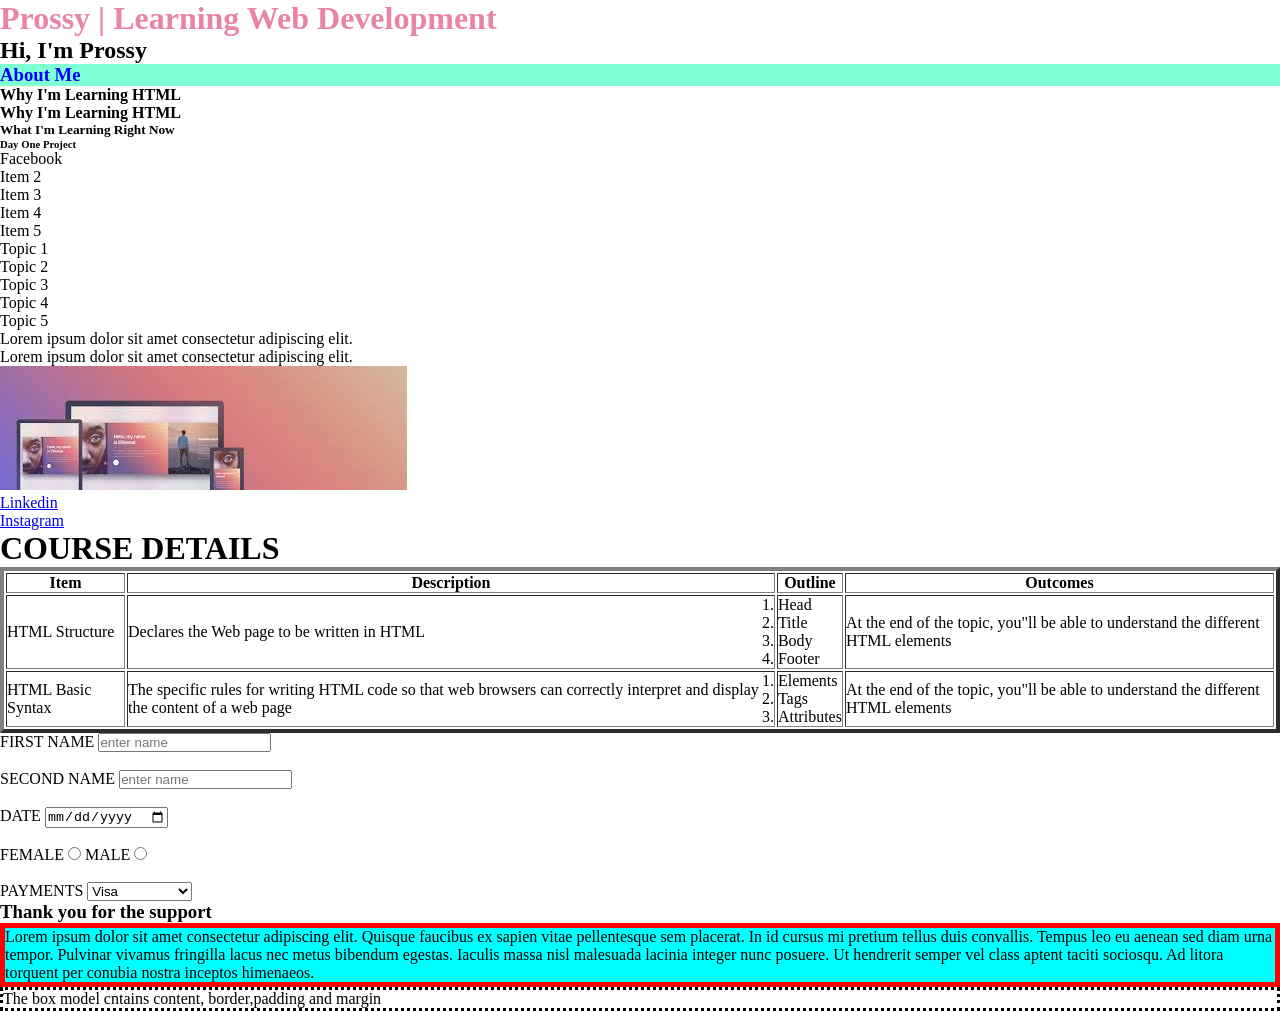
<file: index.html>
<!doctype html>
<html>
  <head>
    <title>My First Website</title>
    <link rel="stylesheet" href="style.css">
    <!-- <style>
      h4{
        color: brown;
        background-color: aquamarine;
      }
    </style> -->
    <!-- <style>
      li{
        background-color: rgb(250, 104, 177);
      }
    </style> -->
  </head>
  <body>
  <!-- Heading -->
    <h1 style="color: rgb(233, 132, 165);">Prossy | Learning Web Development</h1>
    <h2>Hi, I'm Prossy </h2>
    <h3 style="background-color: aquamarine; color: blue;">About Me</h3>
    <h4>Why I'm Learning HTML</h4>
     <h4>Why I'm Learning HTML</h4>
    <h5>What I'm Learning Right Now</h5>
    <h6>Day One Project</h6>
    <ul class="topic">
        <li class="facebook">Facebook</li>
        <li>Item 2</li>
        <li>Item 3</li>
        <li>Item 4</li>
        <li>Item 5</li>
    </ul>
    <ol>
        <li>Topic 1</li>
        <li>Topic 2</li>
        <li>Topic 3</li>
        <li>Topic 4</li>
        <li>Topic 5</li>
    </ol>
    
    <p><b></b>Lorem ipsum dolor sit amet consectetur adipiscing elit.<br>Lorem ipsum dolor sit amet consectetur adipiscing elit.</p></b></p>
    <img src="images/html.jpg" alt="photo of html">
    <br><a href="https://www.linkedin.com/in/nakato-proscovia" target="_blank">Linkedin</a>
    <br><a href="https://Instagram.com/in/nakatoprosc0via" target="_blank">Instagram</a>
  
  <table border="4">
    <h1>COURSE DETAILS</h1>
    <tr>
      <th>Item</th>
      <th>Description</th>
      <th>Outline</th>
      <th>Outcomes</th>
    </tr>
    <tr>
      <td>HTML Structure</td>
      <td>Declares the Web page to be written in HTML</td>
      <td>
        <ol>
          <li>Head</li>
          <li>Title</li>
          <li>Body</li>
          <li>Footer</li>
        </ol>
      </td>
      <td>At the end of the topic, you"ll be able to understand the different HTML elements</td>
    </tr>
    <tr>
      <td>HTML Basic Syntax</td>
      <td>The specific rules for writing HTML code so that web browsers can correctly interpret and display the content of a web page</td>
      <td>
        <ol>
          <li>Elements</li>
          <li>Tags</li>
          <li>Attributes</li>
        </ol>
      </td>
      <td>At the end of the topic, you"ll be able to understand the different HTML elements</td>
    </tr>
  </table>

  <form>
    <label for="firstname">FIRST NAME</label>
    <input type="text" placeholder="enter name"><br><br>
     <label for="secondname">SECOND NAME</label>
    <input type="text" placeholder="enter name"><br><br>
     <label for="date">DATE</label>
    <input type="date" placeholder="enter date"><br><br>
    <label for="gender">FEMALE</label>
    <input type="radio" name="gender" value="FEMALE">
    <label for="gender">MALE</label>
    <input type="radio" name="gender" value="MALE"><br><br>
    
    <label for="gender">PAYMENTS</label>
    <select>
      <option value="Visa">Visa</option>
      <option value="Mastercard">Mastercard</option>
      <option value="Giftcard">Giftcard</option>
      <option value="Mobilemoney">Mobile Money</option>
    </select>


  </form>





<h3>Thank you for the support</h3>
<p id="sample">Lorem ipsum dolor sit amet consectetur adipiscing elit. Quisque faucibus ex sapien vitae pellentesque sem placerat. In id cursus mi pretium tellus duis convallis. Tempus leo eu aenean sed diam urna tempor. Pulvinar vivamus fringilla lacus nec metus bibendum egestas. Iaculis massa nisl malesuada lacinia integer nunc posuere. Ut hendrerit semper vel class aptent taciti sociosqu. Ad litora torquent per conubia nostra inceptos himenaeos.</p>


<p class="first">The box model cntains content, border,padding and margin</p>










  </body>
</html>
</file>
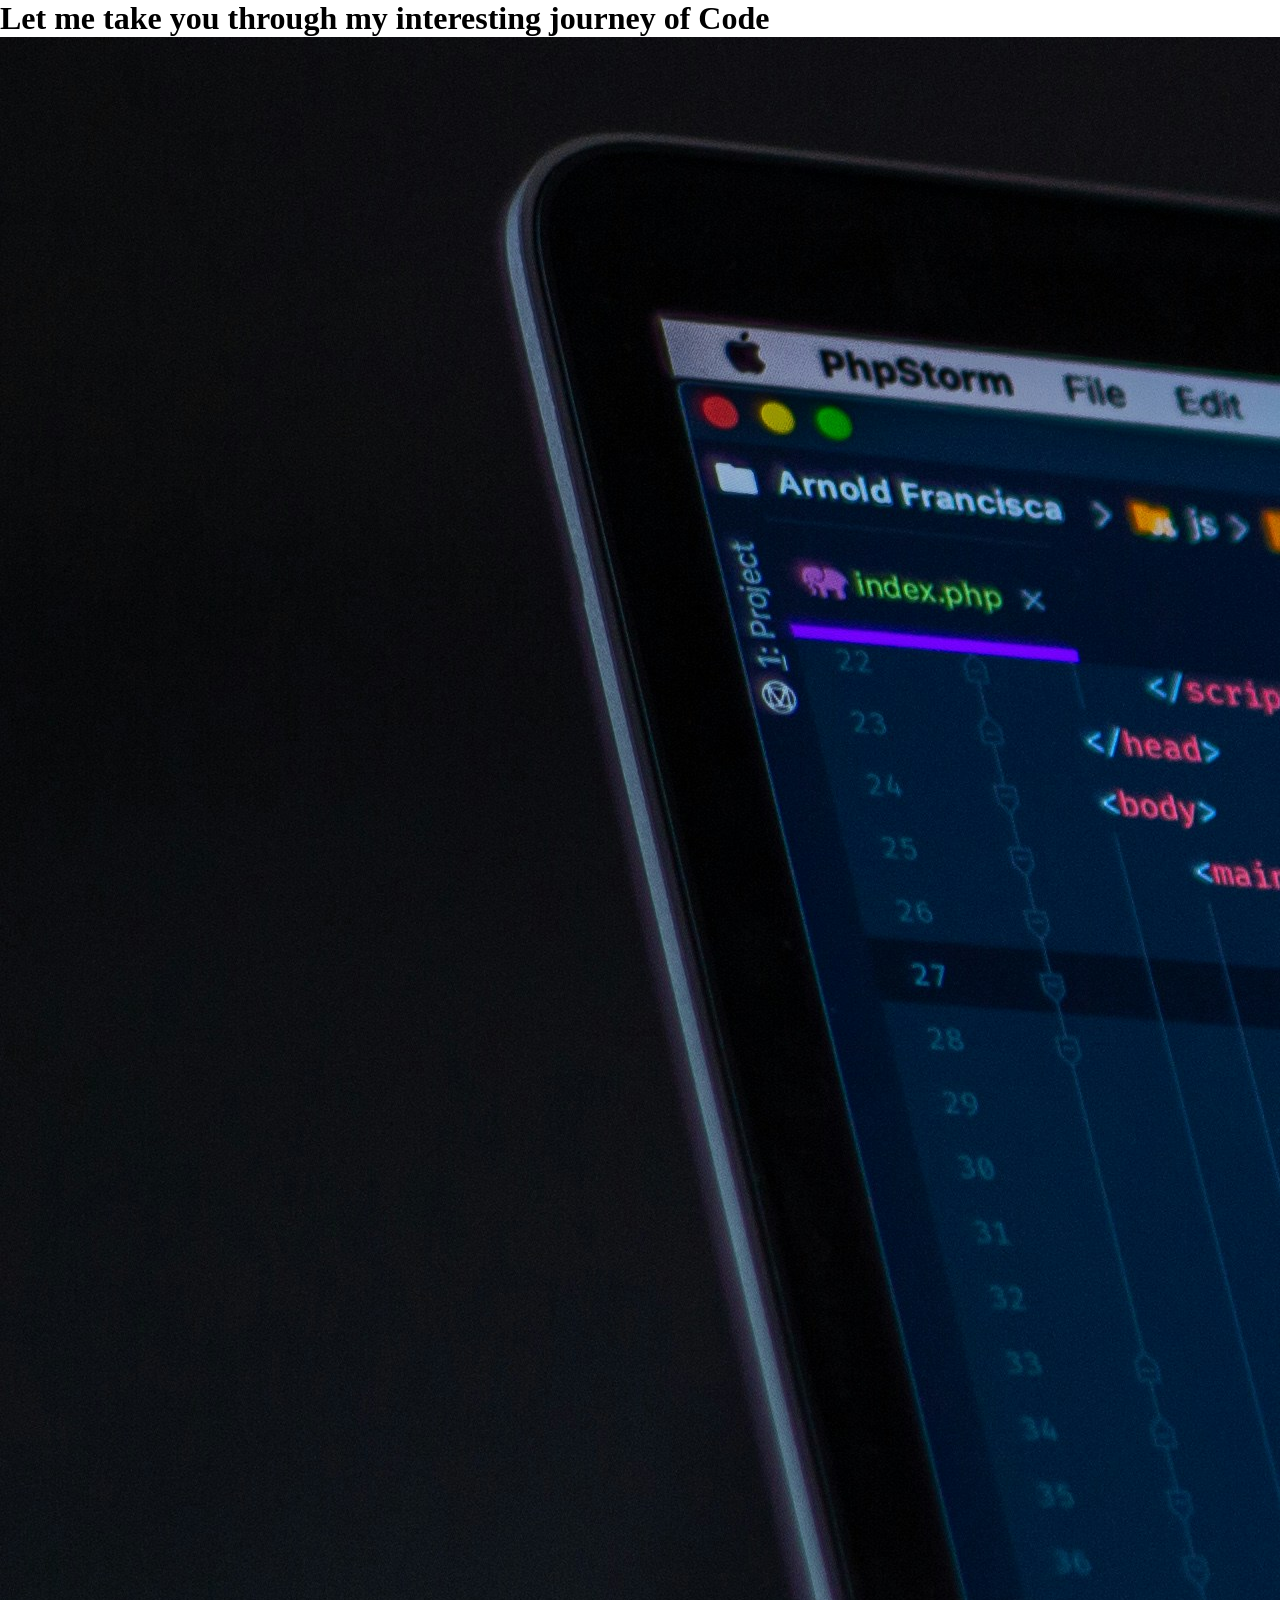
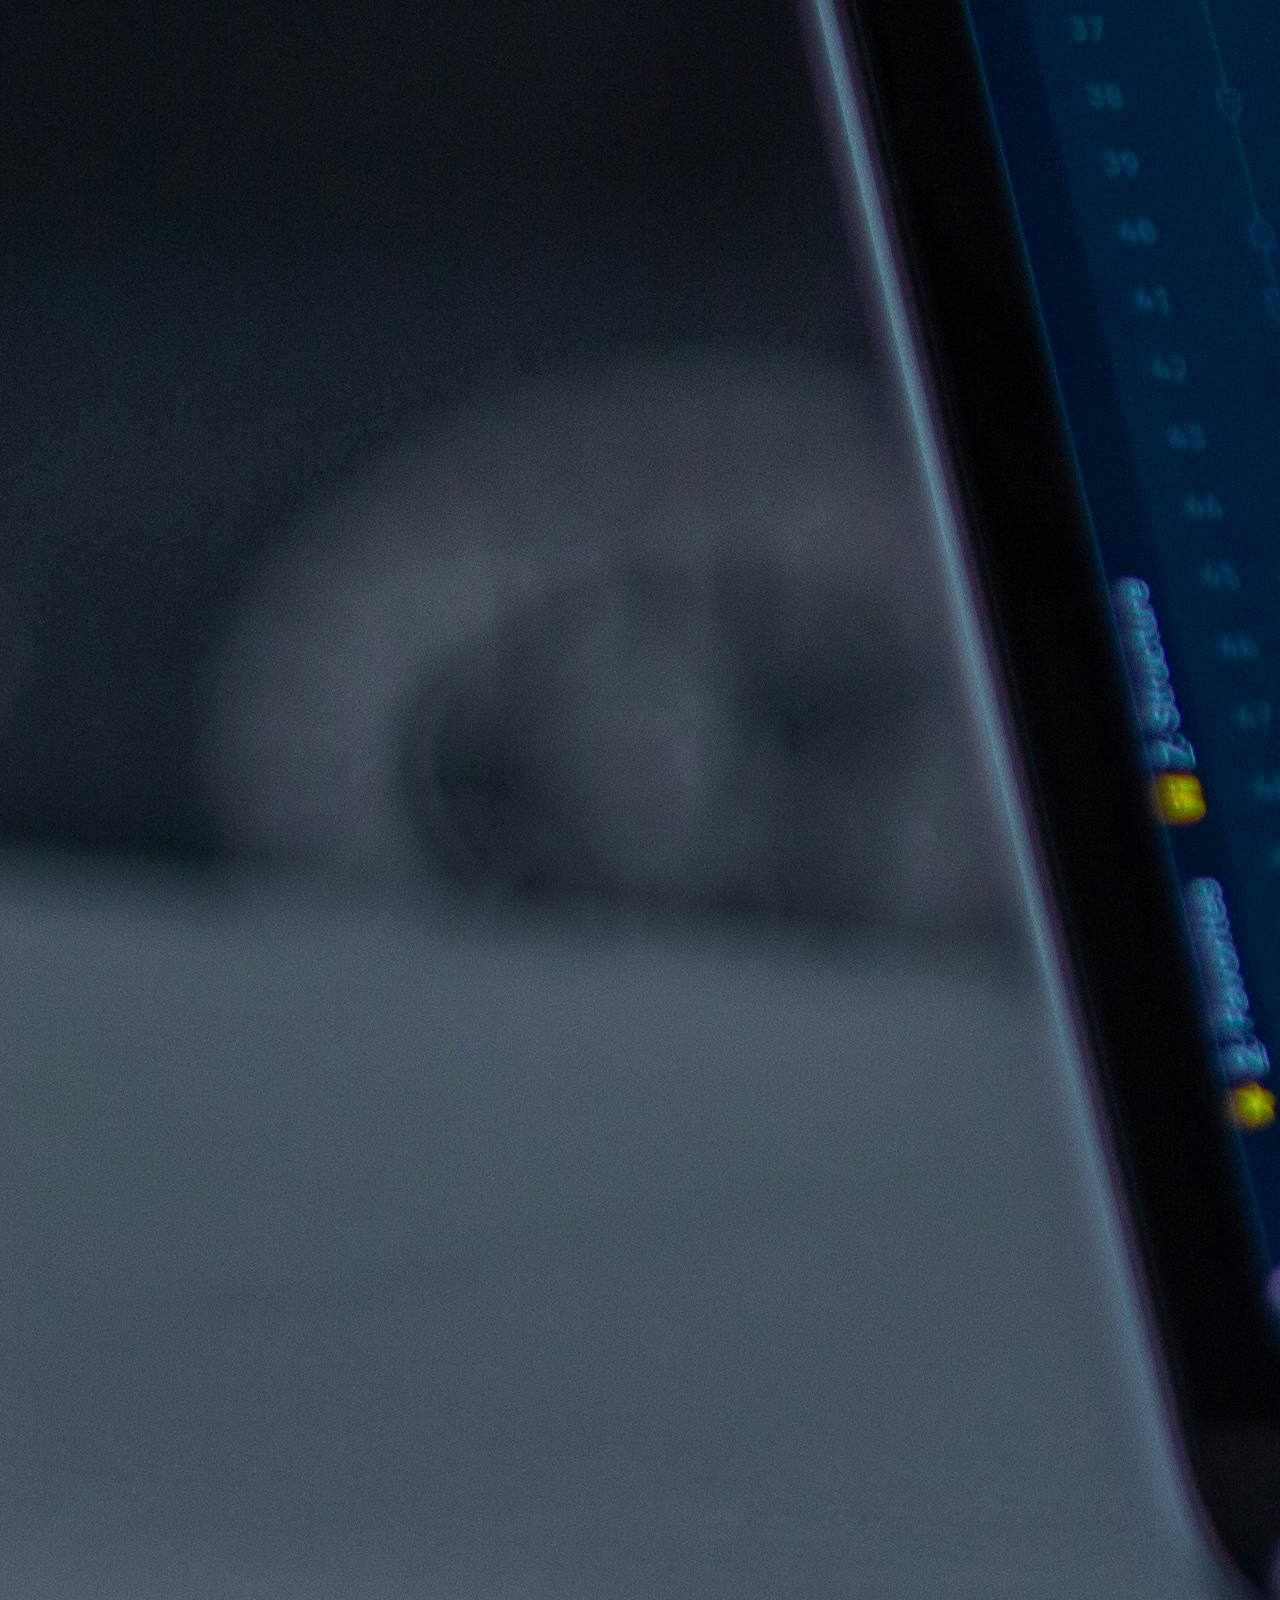
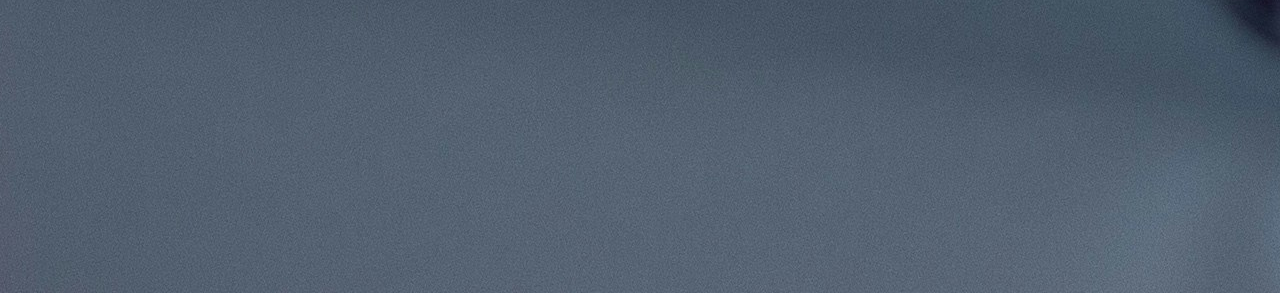
<file: home.html>
<!DOCTYPE html>
<html lang="en">
<head>
    <meta charset="UTF-8">
    <meta name="viewport" content="width=device-width, initial-scale=1.0">
    <title>My Porfolio</title>
    <link rel="stylesheet" href="style.css">
</head>
<body>
    <h1>Let me take you through my interesting journey of Code</h1>
    <img src="images/coding.jpg">
</body>
</html>
</file>
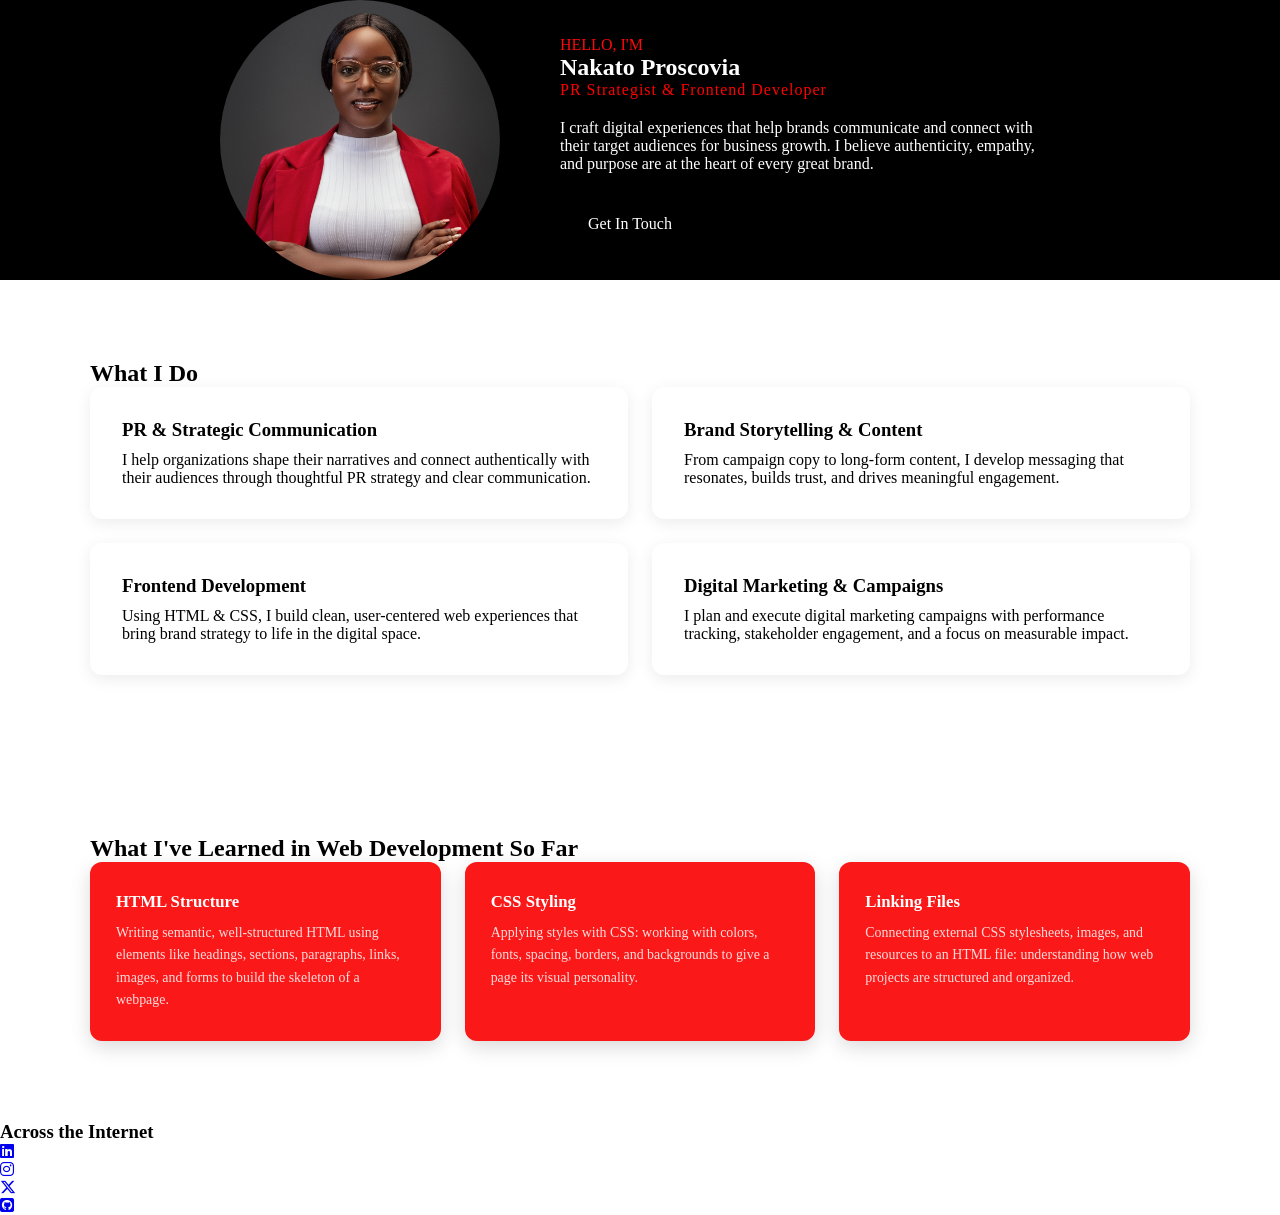
<file: portfolio.html>
<!doctype html>
<html lang="en">
  <head>
    <meta charset="UTF-8" />
    <meta name="viewport" content="width=device-width, initial-scale=1.0" />
    <title>Nakato Proscovia | Portfolio</title>
    <link rel="stylesheet" href="style.css" />
    <link rel="stylesheet" href="https://cdnjs.cloudflare.com/ajax/libs/font-awesome/6.5.0/css/all.min.css">
  </head>
  <body>
    <!-- HERO SECTION -->
    <section class="hero">
      <div class="hero-content">
        <img
          src="images/headshot.jpg"
          alt="Photo of Nakato Proscovia"
          class="profile-photo"
        />
        <div class="hero-text">
          <p>HELLO, I'M</p>
          <h1>Nakato Proscovia</h1>
          <p class="tagline">PR Strategist & Frontend Developer</p>
          <p class="bio">
            I craft digital experiences that help brands communicate and connect
            with their target audiences for business growth. I believe
            authenticity, empathy, and purpose are at the heart of every great
            brand.
          </p>
          <a href="mailto:nakatoproscovia21@gmail.com" class="btn"
            >Get In Touch</a
          >
        </div>
      </div>
    </section>

    <!-- WHAT I DO SECTION -->
    <section class="section" id="what-i-do">
      <h2>What I Do</h2>
      <div class="cards">
        <div class="card">
          <h3>PR & Strategic Communication</h3>
          <p>
            I help organizations shape their narratives and connect
            authentically with their audiences through thoughtful PR strategy
            and clear communication.
          </p>
        </div>
        <div class="card">
          <h3>Brand Storytelling & Content</h3>
          <p>
            From campaign copy to long-form content, I develop messaging that
            resonates, builds trust, and drives meaningful engagement.
          </p>
        </div>
        <div class="card">
          <h3>Frontend Development</h3>
          <p>
            Using HTML & CSS, I build clean, user-centered web experiences that
            bring brand strategy to life in the digital space.
          </p>
        </div>
        <div class="card">
          <h3>Digital Marketing & Campaigns</h3>
          <p>
            I plan and execute digital marketing campaigns with performance
            tracking, stakeholder engagement, and a focus on measurable impact.
          </p>
        </div>
      </div>
    </section>

    <!-- WHAT I'VE LEARNED SECTION -->
    <section class="section" id="skills">
      <h2>What I've Learned in Web Development So Far</h2>
      <div class="skills-grid">
        <div class="skill-item">
          <h3>HTML Structure</h3>
          <p>
            Writing semantic, well-structured HTML using elements like
            headings, sections, paragraphs, links, images, and forms to build
            the skeleton of a webpage.
          </p>
        </div>
        <div class="skill-item">
          <h3>CSS Styling</h3>
          <p>
            Applying styles with CSS: working with colors, fonts, spacing,
            borders, and backgrounds to give a page its visual personality.
          </p>
        </div>

        <div class="skill-item">
          <h3>Linking Files</h3>
          <p>
            Connecting external CSS stylesheets, images, and resources to an
            HTML file: understanding how web projects are structured and
            organized.
          </p>
        </div>
      </div>
    </section>
    <!-- SOCIAL MEDIA LINKS -->
     <section>
        <h3 class="social">Across the Internet</h3>
        <p class="social-links"><a href="https://www.linkedin.com/in/nakato-proscovia"><i class="fa-brands fa-linkedin"></i></a></p>
        <p class="social-links"><a href="https://www.instagram.com/nakatoprosc0via"><i class="fa-brands fa-instagram"></i></a></p>
        <p class="social-links"><a href="https://x.com/nakatoprosc0via"><i class="fa-brands fa-x-twitter"></i></a></p>
        <p class="social-links"><a href="https://github.com/nakato-proscovia"><i class="fa-brands fa-square-github"></i></a></p>
    </section>
  </body>
</html>
</file>
<file: style.css>
*{
    margin: 0;
    padding: 0;
}
.hero {
    background-color: black;
    color: rgb(253, 9, 9);
    display: flex;
    align-items: center;
    justify-content: center;
}

.hero-content {
    display: flex;
    align-items: center;
    gap: 60px;
}

.profile-photo {
    width: 280px;
    height: 280px;
    object-fit: cover;
    border-radius: 50%;
}

.hero-text h1 {
    color: white;
}

.tagline {
    color: red;
    font-weight: 500;
    margin-bottom: 20px;
    letter-spacing: 1px;
}

.bio {
    color: white;
    max-width: 500px;
    margin-bottom: 30px;
}

.btn {
    display: inline-block;
    background-color: var(--red);
    color: white;
    padding: 12px 28px;
    border-radius: 4px;
    text-decoration: none;
    
}

.btn:hover {
    background-color: #a93226;
}

.section {
    padding: 80px 40px;
    max-width: 1100px;
    margin: 0 auto;
}

.section-title {
    margin-bottom: 12px;
    position: relative;
    display: grid;
}

.cards {
    display: grid;
    grid-template-columns: repeat(2, 1fr);
    gap: 24px;
}

.card {
    background: white;
    border-radius: 12px;
    padding: 32px;
    border-top: 5px solid var(--red);
    box-shadow: 0 4px 16px rgba(0,0,0,0.08);
    
}

.card:hover {
    transform: translateY(-6px);
    box-shadow: 0 10px 30px rgba(0,0,0,0.12);
}

.card h3 {
    margin-bottom: 10px;
}

.skills-grid {
    display: grid;
    grid-template-columns: repeat(3, 1fr);
    gap: 24px;
    max-width: 1100px;
    margin: 0 auto;
}

.skill-item {
    padding: 30px 26px;
    border-radius: 12px;
    color: white;
    background: rgb(250, 24, 24);
    position: relative;
    overflow: hidden;
    box-shadow: 0 6px 20px rgba(0,0,0,0.15);
    
}

.skill-item:hover {
    transform: translateY(-6px);
}

.skill-item h3 {
    font-family: var(--font-display);
    font-size: 1.05rem;
    color: white;
    margin-bottom: 10px;
}

.skill-item p {
    font-size: 0.87rem;
    color: rgba(255,255,255,0.85);
    line-height: 1.6;
}

.social-links {
text-align: center;
display: flex;
}


#sample{
    background-color: aqua;
    border: 5px red solid;
}

.first{
    border-style: dotted;
}

/* .Container{
    background-color: aqua;
} */

.childContainer{
    background-color: #a93226;
    display: flex;
    justify-content: space-;
}

/* blue container */
.blue-container{
    border: 3px blue solid;
    display: flex;
    flex-direction: column;
    justify-content: center;
    align-items: center;
}

.flex-items{
    border: 2px orangered solid;
    margin: 5px;
    
    
}

/* Bootstrap work */
.content{
    background-color: blueviolet;
}
</file>
